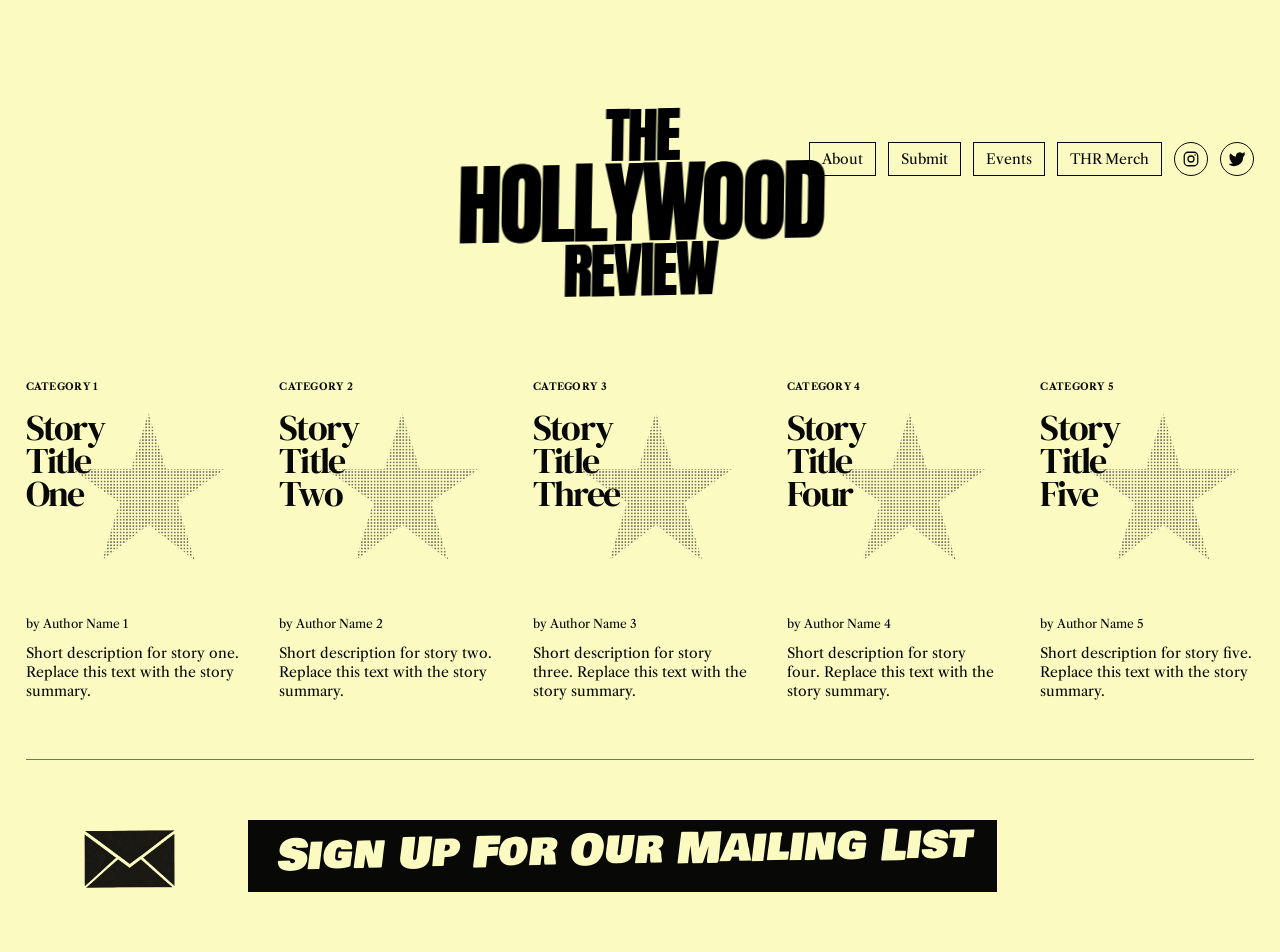
<file: index.html>
<!doctype html>
<html lang="en">
<head>
<meta charset="utf-8">
<meta name="viewport" content="width=device-width, initial-scale=1">
<title>The Hollywood Review — Literary Magazine</title>
<meta name="description" content="The Hollywood Review publishes short fiction, poetry, essays, criticism, and conversations.">
<link rel="preconnect" href="https://fonts.googleapis.com">
<link rel="preconnect" href="https://fonts.gstatic.com" crossorigin>
<link href="https://fonts.googleapis.com/css2?family=Anton&family=DM+Serif+Display:ital@0;1&family=Libre+Caslon+Text:ital,wght@0,400;0,700;1,400&display=swap" rel="stylesheet">
<link rel="stylesheet" href="styles.css">
</head>
<body>
<div class="page">
  <header class="masthead">
    <div class="brand">
      <div class="logo-hover" id="logoHover" aria-label="The Hollywood Review logo">
        <div class="logo-layer black">
          <span class="name" aria-label="The Hollywood Review">
            <span class="row the" data-text="THE"></span>
            <span class="row hollywood" data-text="HOLLYWOOD"></span>
            <span class="row review" data-text="REVIEW"></span>
          </span>
        </div>
      </div>
    </div>
    <nav class="top-nav right" aria-label="Main navigation">
      <a class="nav-button" href="#about">About</a>
      <a class="nav-button" href="#submit">Submit</a>
      <a class="nav-button" href="#events">Events</a>
      <a class="nav-button" href="#merch">THR Merch</a>
      <a class="social-button" href="https://www.instagram.com/" target="_blank" rel="noopener noreferrer" aria-label="Instagram" title="Instagram">
        <svg viewBox="0 0 24 24" aria-hidden="true" focusable="false"><rect x="3" y="3" width="18" height="18" rx="5"></rect><circle cx="12" cy="12" r="4"></circle><circle class="social-dot" cx="17.4" cy="6.6" r="1"></circle></svg>
      </a>
      <a class="social-button" href="https://twitter.com/" target="_blank" rel="noopener noreferrer" aria-label="Twitter" title="Twitter">
        <svg viewBox="0 0 24 24" aria-hidden="true" focusable="false"><path d="M21.5 6.1c-.7.3-1.5.5-2.3.6a4 4 0 0 0 1.7-2.2c-.7.4-1.6.8-2.4.9A4 4 0 0 0 11.6 9c0 .3 0 .6.1.9A11.3 11.3 0 0 1 3.5 5.7a4 4 0 0 0 1.2 5.3c-.6 0-1.2-.2-1.7-.5v.1a4 4 0 0 0 3.2 3.9c-.3.1-.7.1-1.1.1-.2 0-.5 0-.7-.1a4 4 0 0 0 3.7 2.8A8 8 0 0 1 2 19.1a11.3 11.3 0 0 0 6.1 1.8c7.3 0 11.3-6 11.3-11.3V9A8 8 0 0 0 21.5 6.1Z"></path></svg>
      </a>
    </nav>
  </header>

  <main class="articles" aria-label="Latest stories">
    <a class="article article-link" href="stories/last-scene.html" aria-label="Read Story Title 1 by Author Name 1">
      <article><p class="category">Category 1</p><div class="headline-wrap"><span class="starburst" aria-hidden="true"></span><h2 class="headline">Story<br>Title<br>One</h2></div>
      <p class="byline">by Author Name 1</p><p class="dek">Short description for story one. Replace this text with the story summary.</p></article>
    </a>
    <a class="article article-link" href="stories/notes-from-a-small-country.html" aria-label="Read Story Title 2 by Author Name 2">
      <article><p class="category">Category 2</p><div class="headline-wrap"><span class="starburst" aria-hidden="true"></span><h2 class="headline">Story<br>Title<br>Two</h2></div>
      <p class="byline">by Author Name 2</p><p class="dek">Short description for story two. Replace this text with the story summary.</p></article>
    </a>
    <a class="article article-link" href="stories/the-art-of-looking-away.html" aria-label="Read Story Title 3 by Author Name 3">
      <article><p class="category">Category 3</p><div class="headline-wrap"><span class="starburst" aria-hidden="true"></span><h2 class="headline">Story<br>Title<br>Three</h2></div>
      <p class="byline">by Author Name 3</p><p class="dek">Short description for story three. Replace this text with the story summary.</p></article>
    </a>
    <a class="article article-link" href="stories/revisiting-the-brutalist-dream.html" aria-label="Read Story Title 4 by Author Name 4">
      <article><p class="category">Category 4</p><div class="headline-wrap"><span class="starburst" aria-hidden="true"></span><h2 class="headline">Story<br>Title<br>Four</h2></div>
      <p class="byline">by Author Name 4</p><p class="dek">Short description for story four. Replace this text with the story summary.</p></article>
    </a>
    <a class="article article-link" href="stories/writing-and-disappearance.html" aria-label="Read Story Title 5 by Author Name 5">
      <article><p class="category">Category 5</p><div class="headline-wrap"><span class="starburst" aria-hidden="true"></span><h2 class="headline">Story<br>Title<br>Five</h2></div>
      <p class="byline">by Author Name 5</p><p class="dek">Short description for story five. Replace this text with the story summary.</p></article>
    </a>
  </main>

  <footer class="footer">
    <div class="footer-left"><img class="footer-envelope" src="Assets/envelope-transparent.png" alt=""><a class="mailing-list-button bowlby-one-sc" href="#newsletter"><span class="mailing-list-text">Sign Up For Our Mailing List</span></a></div>
  </footer>
</div>
<script>
  const rows = document.querySelectorAll('.row');
  const CHUNK_SIZE = 3, CHUNK_DELAY = 0.22, INITIAL_DELAY = 0.28;
  const directions = [[-42,18,-9,.94],[36,-24,7,1.02],[-28,-32,5,.96],[48,12,-6,1.04],[-34,28,8,.97],[26,-20,-7,1.03],[-46,-10,6,.95],[32,24,-5,1.02],[-24,34,9,.96],[44,-28,-8,1.04],[-38,16,5,.98],[30,-18,-6,1.02]];
  let letterIndex = 0;
  rows.forEach(row => {
    [...row.dataset.text].forEach(char => {
      const span = document.createElement('span');
      span.className = 'letter'; span.textContent = char;
      const d = directions[letterIndex % directions.length];
      span.style.setProperty('--x', `${d[0]}px`); span.style.setProperty('--y', `${d[1]}px`);
      span.style.setProperty('--r', `${d[2]}deg`); span.style.setProperty('--s', d[3]);
      const chunk = Math.floor(letterIndex / CHUNK_SIZE);
      span.style.setProperty('--delay', `${INITIAL_DELAY + chunk * CHUNK_DELAY}s`);
      row.appendChild(span); letterIndex++;
    });
  });
  const LOOP_DURATION = 3200;
  const animatedPieces = document.querySelectorAll('.letter');
  function replayCutoutSequence() {
    if (window.matchMedia('(prefers-reduced-motion: reduce)').matches) return;
    animatedPieces.forEach(piece => piece.style.animation = 'none');
    void document.body.offsetWidth;
    animatedPieces.forEach(piece => piece.style.animation = '');
  }
  setInterval(replayCutoutSequence, LOOP_DURATION);
</script>
</body>
</html>
</file>
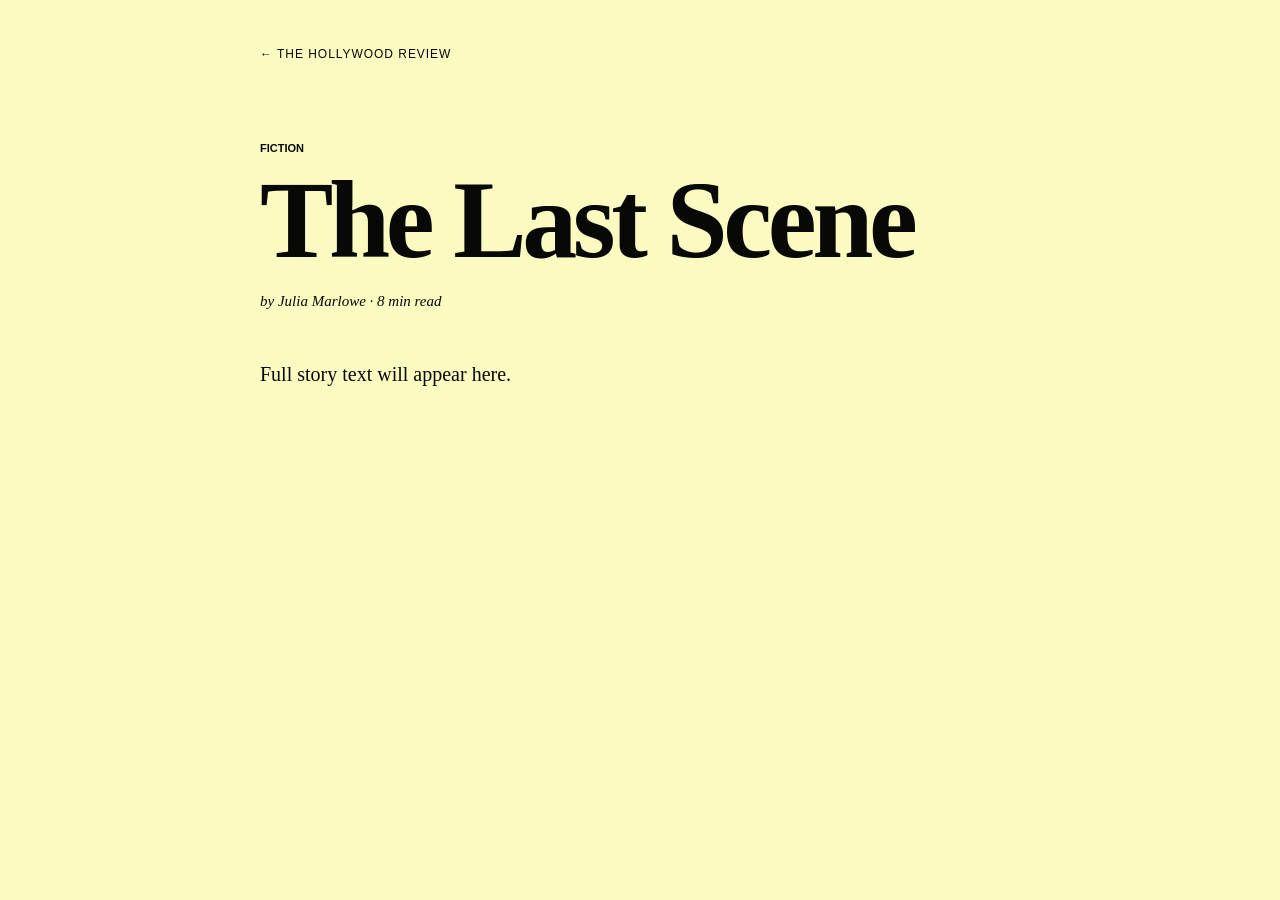
<file: stories/last-scene.html>
<!doctype html><html lang="en"><head><meta charset="utf-8"><meta name="viewport" content="width=device-width, initial-scale=1"><title>The Last Scene — The Hollywood Review</title><link rel="stylesheet" href="story.css"></head><body><main class="story-page"><a class="back-link" href="../index.html">← The Hollywood Review</a><p class="category">Fiction</p><h1 class="title">The Last Scene</h1><p class="byline">by Julia Marlowe · 8 min read</p><article class="story-copy"><p>Full story text will appear here.</p></article></main></body></html>
</file>
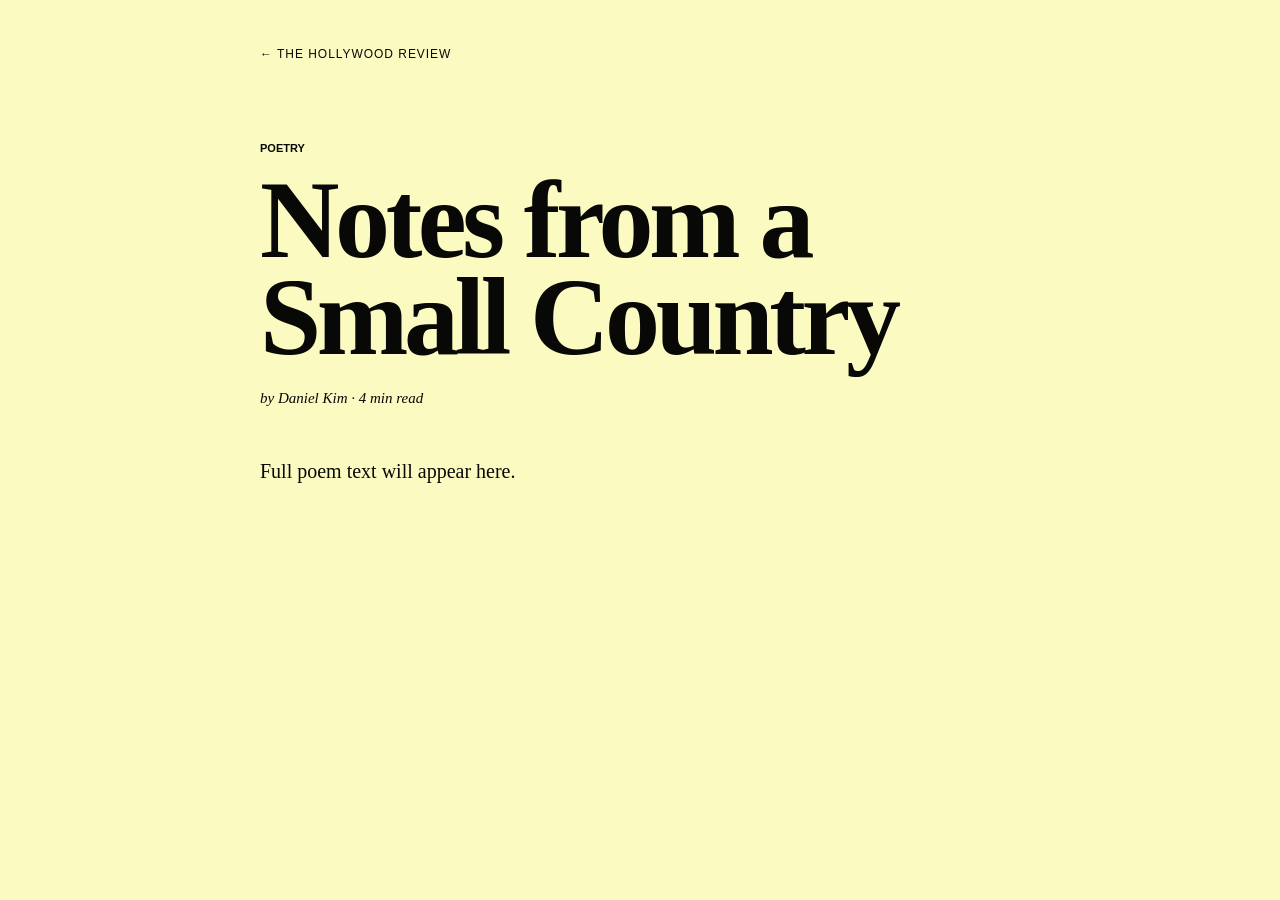
<file: stories/notes-from-a-small-country.html>
<!doctype html><html lang="en"><head><meta charset="utf-8"><meta name="viewport" content="width=device-width, initial-scale=1"><title>Notes from a Small Country — The Hollywood Review</title><link rel="stylesheet" href="story.css"></head><body><main class="story-page"><a class="back-link" href="../index.html">← The Hollywood Review</a><p class="category">Poetry</p><h1 class="title">Notes from a Small Country</h1><p class="byline">by Daniel Kim · 4 min read</p><article class="story-copy"><p>Full poem text will appear here.</p></article></main></body></html>
</file>
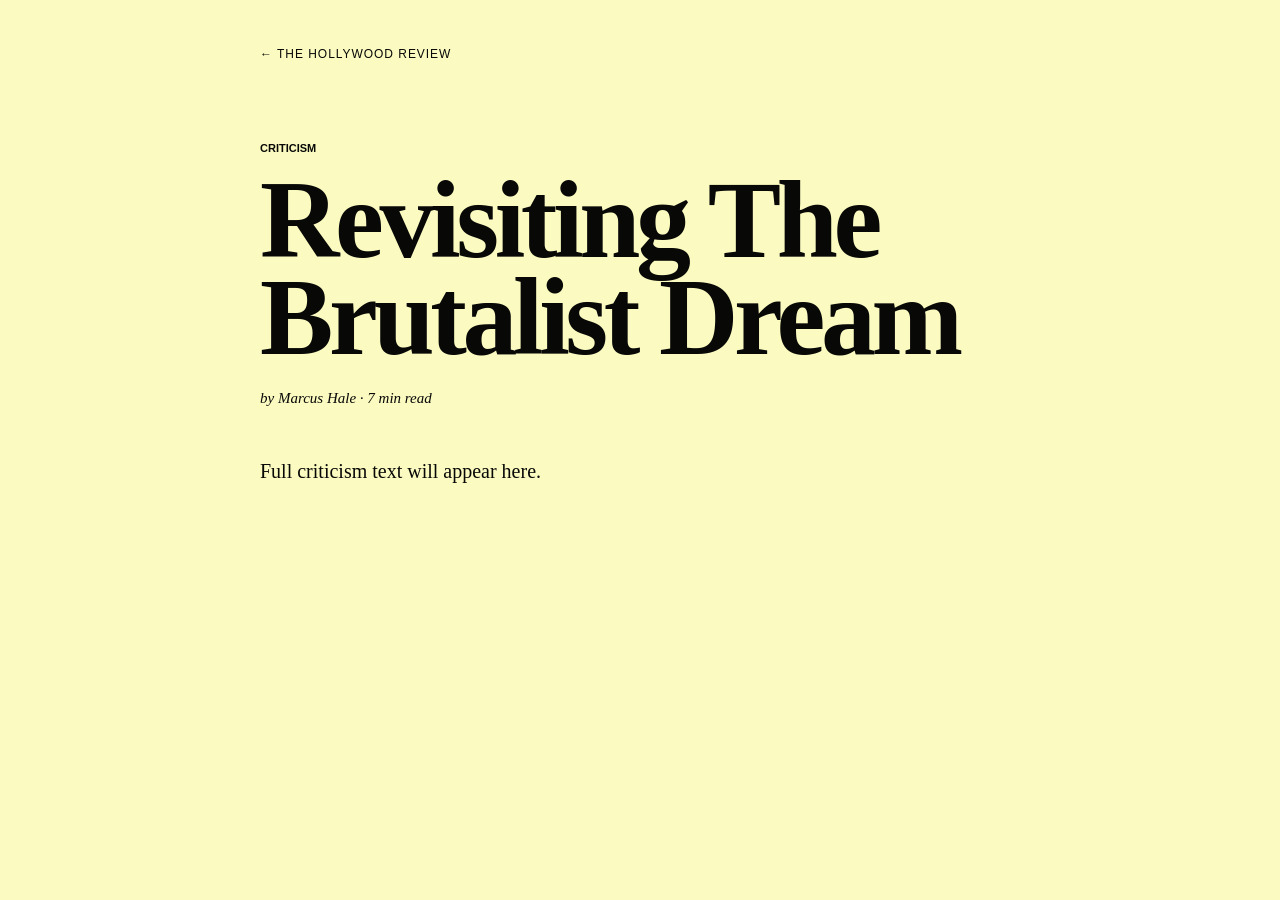
<file: stories/revisiting-the-brutalist-dream.html>
<!doctype html><html lang="en"><head><meta charset="utf-8"><meta name="viewport" content="width=device-width, initial-scale=1"><title>Revisiting The Brutalist Dream — The Hollywood Review</title><link rel="stylesheet" href="story.css"></head><body><main class="story-page"><a class="back-link" href="../index.html">← The Hollywood Review</a><p class="category">Criticism</p><h1 class="title">Revisiting The Brutalist Dream</h1><p class="byline">by Marcus Hale · 7 min read</p><article class="story-copy"><p>Full criticism text will appear here.</p></article></main></body></html>
</file>
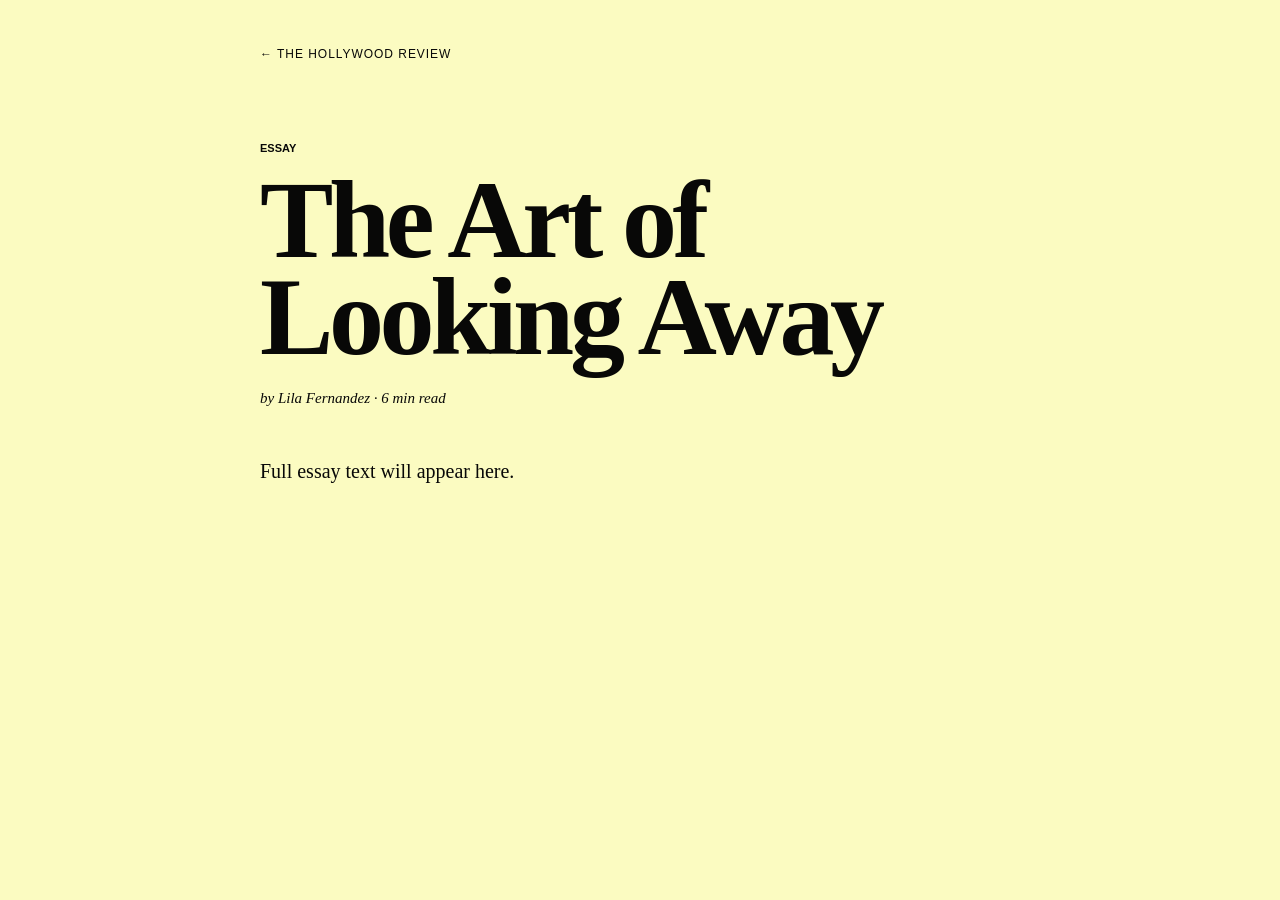
<file: stories/the-art-of-looking-away.html>
<!doctype html><html lang="en"><head><meta charset="utf-8"><meta name="viewport" content="width=device-width, initial-scale=1"><title>The Art of Looking Away — The Hollywood Review</title><link rel="stylesheet" href="story.css"></head><body><main class="story-page"><a class="back-link" href="../index.html">← The Hollywood Review</a><p class="category">Essay</p><h1 class="title">The Art of Looking Away</h1><p class="byline">by Lila Fernandez · 6 min read</p><article class="story-copy"><p>Full essay text will appear here.</p></article></main></body></html>
</file>
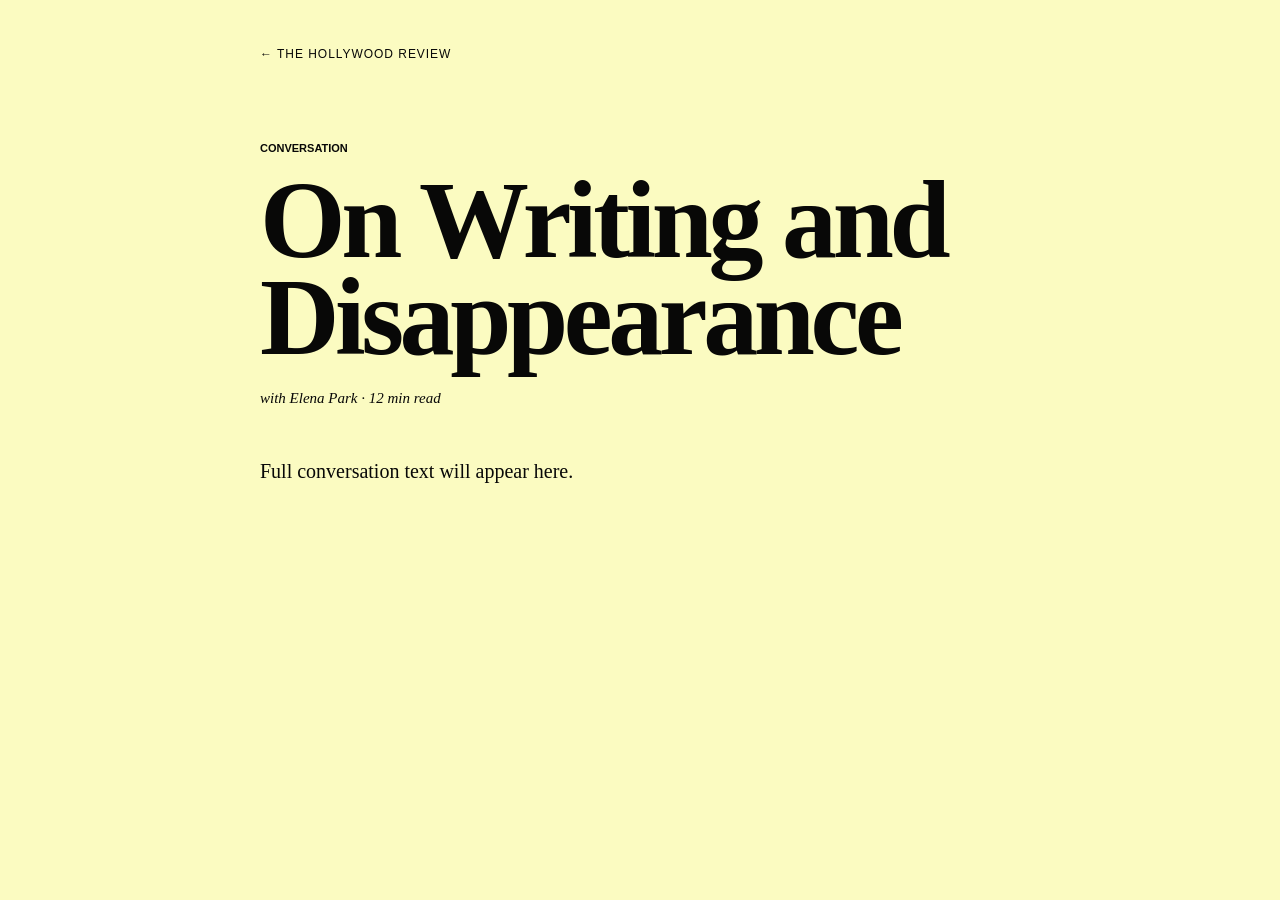
<file: stories/writing-and-disappearance.html>
<!doctype html><html lang="en"><head><meta charset="utf-8"><meta name="viewport" content="width=device-width, initial-scale=1"><title>On Writing and Disappearance — The Hollywood Review</title><link rel="stylesheet" href="story.css"></head><body><main class="story-page"><a class="back-link" href="../index.html">← The Hollywood Review</a><p class="category">Conversation</p><h1 class="title">On Writing and Disappearance</h1><p class="byline">with Elena Park · 12 min read</p><article class="story-copy"><p>Full conversation text will appear here.</p></article></main></body></html>
</file>
<file: styles.css>
@font-face {
  font-family: 'Bowlby One SC';
  src: url('fonts/bowlby-one-sc-v27-latin-regular.woff2') format('woff2');
  font-weight: 400;
  font-style: normal;
  font-display: swap;
}

* { box-sizing: border-box; }
:root { --paper: #fbfbc1; --ink: #080807; --rule: rgba(8,8,7,.55); }
html, body { margin: 0; min-height: 100%; }
body { background: var(--paper); color: var(--ink); font-family: 'Libre Caslon Text', Georgia, serif; }
.page { min-height: 100vh; padding: 120px 2% 0; display: flex; flex-direction: column; }
.masthead { position: relative; min-height: 242px; display: flex; justify-content: center; align-items: flex-start; }
.top-nav { display: flex; gap: 22px; align-items: center; padding-top: 52px; font-size: 16px; white-space: nowrap; }
.top-nav.right { position: absolute; top: 22px; right: 0; padding-top: 0; justify-content: flex-end; gap: 12px; }
.nav-button { height: 34px; display: inline-grid; place-items: center; padding: 0 12px; border: 1px solid var(--ink); font-family: 'Libre Caslon Text', Georgia, serif; font-size: 14px; transition: background-color .12s steps(1, end), color .12s steps(1, end), transform .12s steps(1, end); }
.nav-button:hover, .nav-button:focus-visible { background: var(--ink); color: var(--paper); text-decoration: none; transform: translateY(-2px); outline: none; }
.nav-button:focus-visible { outline: 2px solid var(--ink); outline-offset: 3px; }
.social-button { width: 34px; height: 34px; display: grid; place-items: center; color: var(--ink); border: 1px solid var(--ink); border-radius: 50%; transition: background-color .12s steps(1, end), color .12s steps(1, end), transform .12s steps(1, end); }
.social-button svg { width: 18px; height: 18px; fill: currentColor; stroke: currentColor; stroke-width: 1.7; }
.social-button svg rect, .social-button svg circle:not(.social-dot) { fill: none; }
.social-button svg circle.social-dot { stroke: none; }
.social-button:hover, .social-button:focus-visible { background: var(--ink); color: var(--paper); outline: none; transform: translateY(-2px); }
.social-button:focus-visible { outline: 2px solid var(--ink); outline-offset: 3px; }
.top-nav a, .footer a { color: inherit; text-decoration: none; }
.top-nav a:hover, .footer a:hover { text-decoration: underline; text-underline-offset: 3px; }
.brand { text-align: center; min-width: 0; }
.logo-hover { position: relative; width: min(100%, 1200px); height: 165px; display: grid; place-items: center; isolation: isolate; margin: 0 auto; }
.logo-layer { position: absolute; left: 50%; top: 50%; width: 100%; text-align: center; transform: translate(-50%, -50%); }
.logo-layer.black { z-index: 3; }
.name { position: relative; z-index: 2; display: flex; flex-direction: column; align-items: center; row-gap: 9px; color: #000; font-family: 'Anton', 'Arial Black', Helvetica, sans-serif; font-size: clamp(38px, 7vw, 106px); font-weight: 400; line-height: .78; letter-spacing: -3px; text-align: center; transform: rotate(-1deg) skewX(-2deg); text-shadow: 1px 0 0 currentColor; }
.name .row { display: block; white-space: nowrap; }
.name .the, .name .review { font-size: .68em; letter-spacing: -2px; }
.name .hollywood { font-size: 1em; letter-spacing: -3.5px; }
.letter { display: inline-block; opacity: 0; transform: translate(var(--x),var(--y)) rotate(var(--r)) scale(var(--s)); will-change: transform,opacity; animation: cutoutChunkIn .16s steps(1,end) forwards; animation-delay: var(--delay); }
@keyframes cutoutChunkIn { 0%,49% { opacity:0; transform:translate(var(--x),var(--y)) rotate(var(--r)) scale(var(--s)); } 50%,100% { opacity:1; transform:translate(0,0) rotate(0) scale(1); } }
.tagline { margin: -2px 0 0; font-size: 19px; font-style: italic; }
.articles { display: grid; grid-template-columns: repeat(5, minmax(0, 1fr)); gap: clamp(20px, 3.1vw, 54px); padding: 18px 0 58px; flex: 1; }
.article { min-width: 0; }
.article-link { color: inherit; text-decoration: none; cursor: pointer; display: flex; }
.article-link article { width: 100%; display: flex; flex-direction: column; }
.article-link .headline { transition: transform .15s ease, text-decoration-color .15s ease; }
.article-link:hover .headline { transform: translateY(-3px); text-decoration: underline; text-decoration-thickness: 2px; text-underline-offset: 5px; }
.article-link:focus-visible { outline: 2px solid var(--ink); outline-offset: 7px; }
.category { margin: 0 0 18px; font-size: 10px; font-weight: 700; text-transform: uppercase; letter-spacing: .03em; }
.headline-wrap { position: relative; min-height: 200px; isolation: isolate; }
.headline { position: relative; z-index: 2; margin: 0; font-family: 'DM Serif Display', Georgia, serif; font-size: clamp(25px, 2.85vw, 46px); font-weight: 400; line-height: .91; letter-spacing: -1.8px; }
.starburst { position: absolute; z-index: 1; top: 2px; left: 20%; width: 160px; max-width: 110%; aspect-ratio: 1; opacity: .62; background-image: radial-gradient(#222 0.7px, transparent .9px); background-size: 3.2px 3.2px; clip-path: polygon(50% 0%,61% 35%,98% 35%,68% 56%,79% 92%,50% 70%,21% 92%,32% 56%,2% 35%,39% 35%); }
.byline { margin: 4px 0 0; font-size: 12px; line-height: 1.45; }
.dek { margin: 12px 0 0; font-size: 14px; line-height: 1.35; }
.footer { border-top: 1px solid var(--rule); min-height: 92px; display: flex; align-items: center; justify-content: space-between; gap: 24px; }
.footer-left { display: flex; align-items: center; gap: 30px; }
.footer-envelope { display: block; width: 192px; height: 192px; flex: 0 0 192px; object-fit: contain; }
h1,
.bowlby-one-sc,
.mailing-list-button { font-family: 'Bowlby One SC', sans-serif; }

.mailing-list-button { position: relative; isolation: isolate; padding: 12px 24px 12px 30px; font-size: 42px; line-height: 1.15; text-align: left; color: var(--paper); background: transparent; }
.mailing-list-button::after { content: ""; position: absolute; z-index: -1; inset: 0; background: var(--ink); }
.mailing-list-button::before { content: ""; position: absolute; left: 0; top: 8px; bottom: 8px; width: 1px; background: var(--rule); transform: none; }
.mailing-list-text { position: relative; z-index: 2; display: inline-block; transform: rotate(-1deg) skewX(-8deg); transform-origin: left center; transition: transform .15s ease; color: var(--paper); }
.mailing-list-button:hover .mailing-list-text { transform: rotate(-1deg) skewX(-8deg) translateY(-2px); }
@keyframes mailingListFlicker { 0%, 100% { background: var(--ink); } 25%, 75% { background: var(--paper); } 50% { background: var(--ink); } }
.mailing-list-button:hover::after, .mailing-list-button:focus-visible::after { animation: mailingListFlicker .4s steps(1, end) 1; }
.mailing-list-button:focus-visible { outline: 2px solid var(--ink); outline-offset: 3px; }
.footer-nav { display: flex; align-items: center; gap: 0; }
.footer-nav a { font-size: 17px; padding: 5px 28px; border-right: 1px solid var(--rule); }
.footer-nav a:last-child { border-right: 0; padding-right: 8px; }
@media (min-width: 1500px) { .page { padding-left: 1.9%; padding-right: 1.9%; } .masthead { min-height: 242px; } .articles { gap: 3.1vw; } }
@media (max-width: 1000px) { .masthead { display: flex; min-height: 210px; } .brand { grid-row: 1; } .top-nav { position: absolute; top: 0; padding-top: 18px; font-size: 13px; } .top-nav.left { left: 0; } .top-nav.right { right: 0; gap: 12px; } .logo-hover { height: 145px; margin-top: 30px; } .name { font-size: clamp(34px, 7.2vw, 76px); letter-spacing: -2px; row-gap: 7px; } .name .hollywood { letter-spacing: -2.5px; } .name .the, .name .review { letter-spacing: -2px; } .tagline { font-size: 16px; } .articles { grid-template-columns: repeat(3, minmax(0,1fr)); row-gap: 38px; } .headline { font-size: clamp(28px, 4.4vw, 42px); } .headline-wrap { min-height: 185px; } .footer-nav a { padding: 5px 16px; } }
@media (max-width: 1000px) { .masthead { display: flex; justify-content: center; } .top-nav.right { top: 18px; right: 0; padding-top: 0; gap: 7px; } .nav-button { height: 30px; padding: 0 8px; font-size: 12px; } .brand { width: 100%; } }
@media (max-width: 600px) { .page { padding: 72px 18px 0; } .masthead { min-height: 165px; } .top-nav { font-size: 11px; gap: 12px; } .top-nav.right { gap: 9px; } .logo-hover { height: 104px; margin-top: 38px; } .name { font-size: clamp(23px, 6.5vw, 38px); row-gap: 5px; letter-spacing: -1px; } .name .the, .name .review { letter-spacing: -1px; } .name .hollywood { letter-spacing: -1.4px; } .tagline { font-size: 13px; } .articles { grid-template-columns: repeat(2, minmax(0,1fr)); gap: 32px 22px; padding-top: 12px; } .category { margin-bottom: 17px; } .headline { font-size: clamp(27px, 7vw, 38px); } .headline-wrap { min-height: 165px; } .starburst { width: 125px; } .dek { font-size: 13px; margin-top: 12px; } .footer { align-items: flex-start; padding: 18px 0; flex-direction: column; } .footer-left { gap: 16px; } .footer-star { width:40px; height:40px; flex-basis:40px; }  .mailing-list-button { padding: 10px 16px; font-size: 24px; }
 .footer-envelope { width: 128px; height: 128px; flex-basis: 128px; } .footer-nav { flex-wrap: wrap; } .footer-nav a { padding: 5px 14px 5px 0; margin-right: 14px; font-size: 14px; } }
@media (prefers-reduced-motion: reduce) { .letter { opacity: 1; transform: none; animation: none; } }
</file>
<file: stories/story.css>
* { box-sizing: border-box; }
:root { --paper: #fbfbc1; --ink: #080807; --rule: rgba(8,8,7,.55); }
html, body { margin: 0; min-height: 100%; }
body { background: var(--paper); color: var(--ink); font-family: Georgia, serif; }
.story-page { width: min(760px, calc(100% - 36px)); margin: 0 auto; padding: 44px 0 80px; }
.back-link { display: inline-block; margin-bottom: 70px; color: inherit; text-transform: uppercase; text-decoration: none; font-family: sans-serif; font-size: 12px; letter-spacing: 0.08em; }
.back-link:hover { text-decoration: underline; text-underline-offset: 4px; }
.category { font-family: sans-serif; font-size: 11px; text-transform: uppercase; font-weight: 700; }
.title { max-width: 700px; margin: 18px 0 12px; font-size: clamp(52px, 10vw, 110px); line-height: 0.88; letter-spacing: -0.04em; }
.byline { margin: 24px 0 48px; font-size: 15px; font-style: italic; }
.story-copy { font-size: 20px; line-height: 1.65; }
.story-copy p { margin: 0 0 1.4em; }
@media (max-width: 600px) { .story-page { width: calc(100% - 36px); } .back-link { margin-bottom: 48px; } .title { font-size: 48px; } .story-copy { font-size: 18px; } }
</file>
